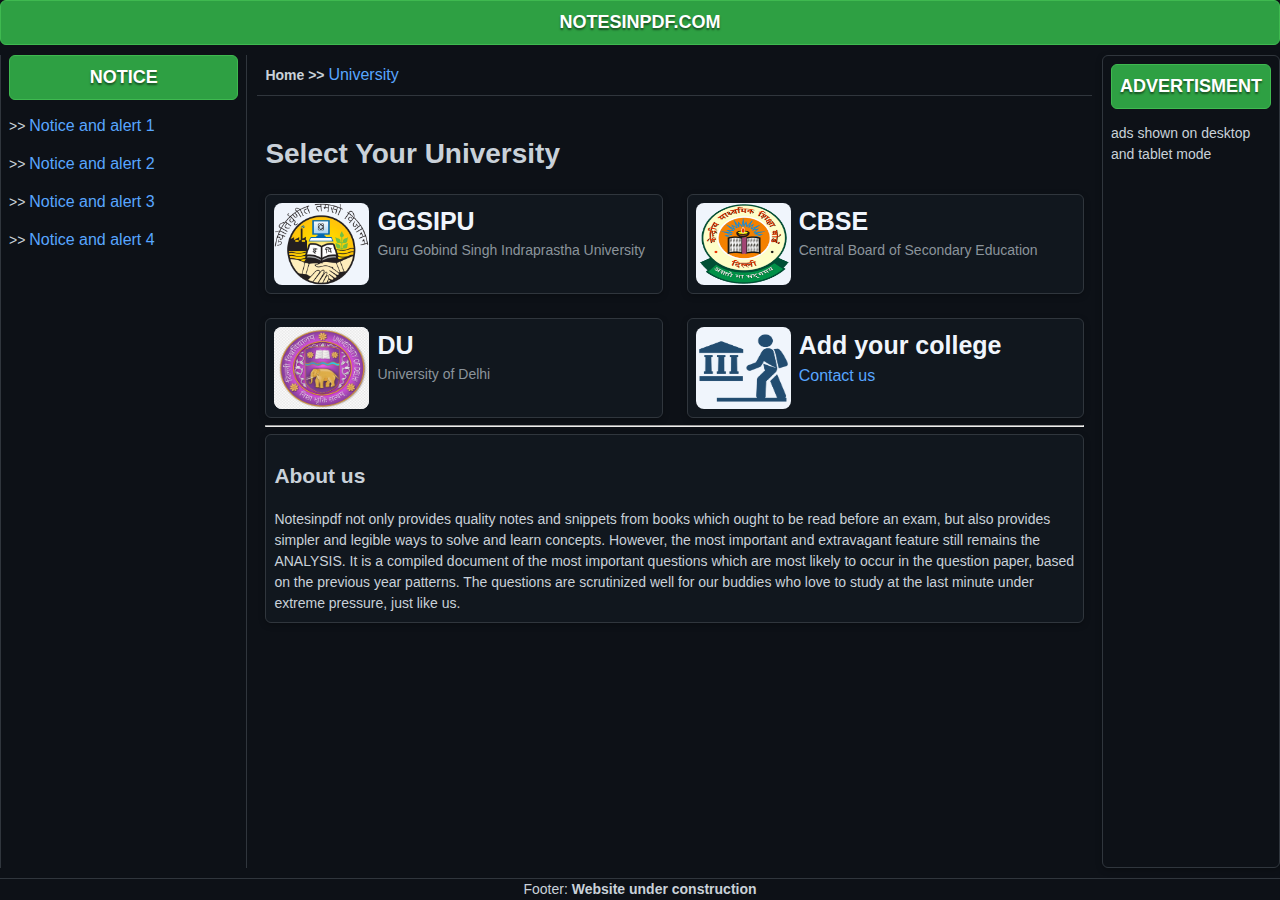
<file: index.html>
<!DOCTYPE html>
<html lang="en">

<head>
    <meta charset="UTF-8">
    <meta name="viewport" content="width=device-width, initial-scale=1.0">
    <title>Grid layout</title>
    <link rel="stylesheet" href="./assets/css/style.css">
</head>

<body>
    <div class="main-container">
        <!-- header-->
        <div class="header">

            <h1 class="title">notesinpdf.com</h1>
        </div>
        <!-- path -->
        <div class="path">
            <b>Home >></b>
            <span class="link">University</span>

        </div>
        <!-- main -->
        <div class="main">
            <h1>Select Your University</h1>
            <div class="item-container">
                <div class="item border">
                    <div class="clg-logo"><img src="./assets/img/ggsipu_logo.png" alt="ggsipu" height="100%" width="100%"></div>
                    <a href="/clg.html">
                        <div class="clg-name">GGSIPU</div>
                        <div class="clg-description">Guru Gobind Singh Indraprastha University

                        </div>
                    </a>
                </div>
                <div class="item border">
                    <div class="clg-logo"><img src="./assets/img/cbse_logo.png" alt="cbse" height="100%" width="100%"></div>
                    <a href="/clg.html">
                        <div class="clg-name">CBSE</div>
                        <div class="clg-description">Central Board of Secondary Education

                        </div>
                    </a>
                </div>
                <div class="item border">
                    <div class="clg-logo"><img src="./assets/img/du_logo.png" alt="du" height="100%" width="100%"></div>
                    <a href="/clg.html">
                        <div class="clg-name">DU</div>
                        <div class="clg-description">University of Delhi

                        </div>
                    </a>
                </div>
                <div class="item border">
                    <div class="clg-logo"><img src="./assets/img/add_clg.png" alt="add" height="100%" width="100%"></div>
                    <a href="/clg.html">
                        <div class="clg-name">Add your college</div>

                        <div class="link">Contact us</div>

                    </a>
                </div>
            </div>
            <hr>
            <!-- <a class="btn" href="#">Button</a>
            <br><br>
            <a class="btn btn-primary" href="#">Primary</a> -->
            <div class="border item-bg">
                <h2>About us</h2>
                Notesinpdf not only provides quality notes and snippets from books which ought to be read before an exam, but also provides simpler and legible ways to solve and learn concepts. However, the most important and extravagant feature still remains the ANALYSIS.
                It is a compiled document of the most important questions which are most likely to occur in the question paper, based on the previous year patterns. The questions are scrutinized well for our buddies who love to study at the last minute
                under extreme pressure, just like us.
            </div>
        </div>
        <!-- sidebar -->
        <div class="sidebar">
            <h1 class="title">Notice</h1>
            <p>>> <a href="#" class="link">Notice and alert 1</a></p>
            <p>>> <a href="#" class="link">Notice and alert 2</a></p>
            <p>>> <a href="#" class="link">Notice and alert 3</a></p>
            <p>>> <a href="#" class="link">Notice and alert 4</a></p>

        </div>
        <!-- advertisment -->
        <div class="ads border">
            <h1 class="title">Advertisment</h1>
            <p>ads shown on desktop and tablet mode</p>
        </div>
        <!-- footer -->
        <div class="footer">
            <center> Footer: <b>Website under construction</b></center>
        </div>
    </div>
</body>

</html>
</file>
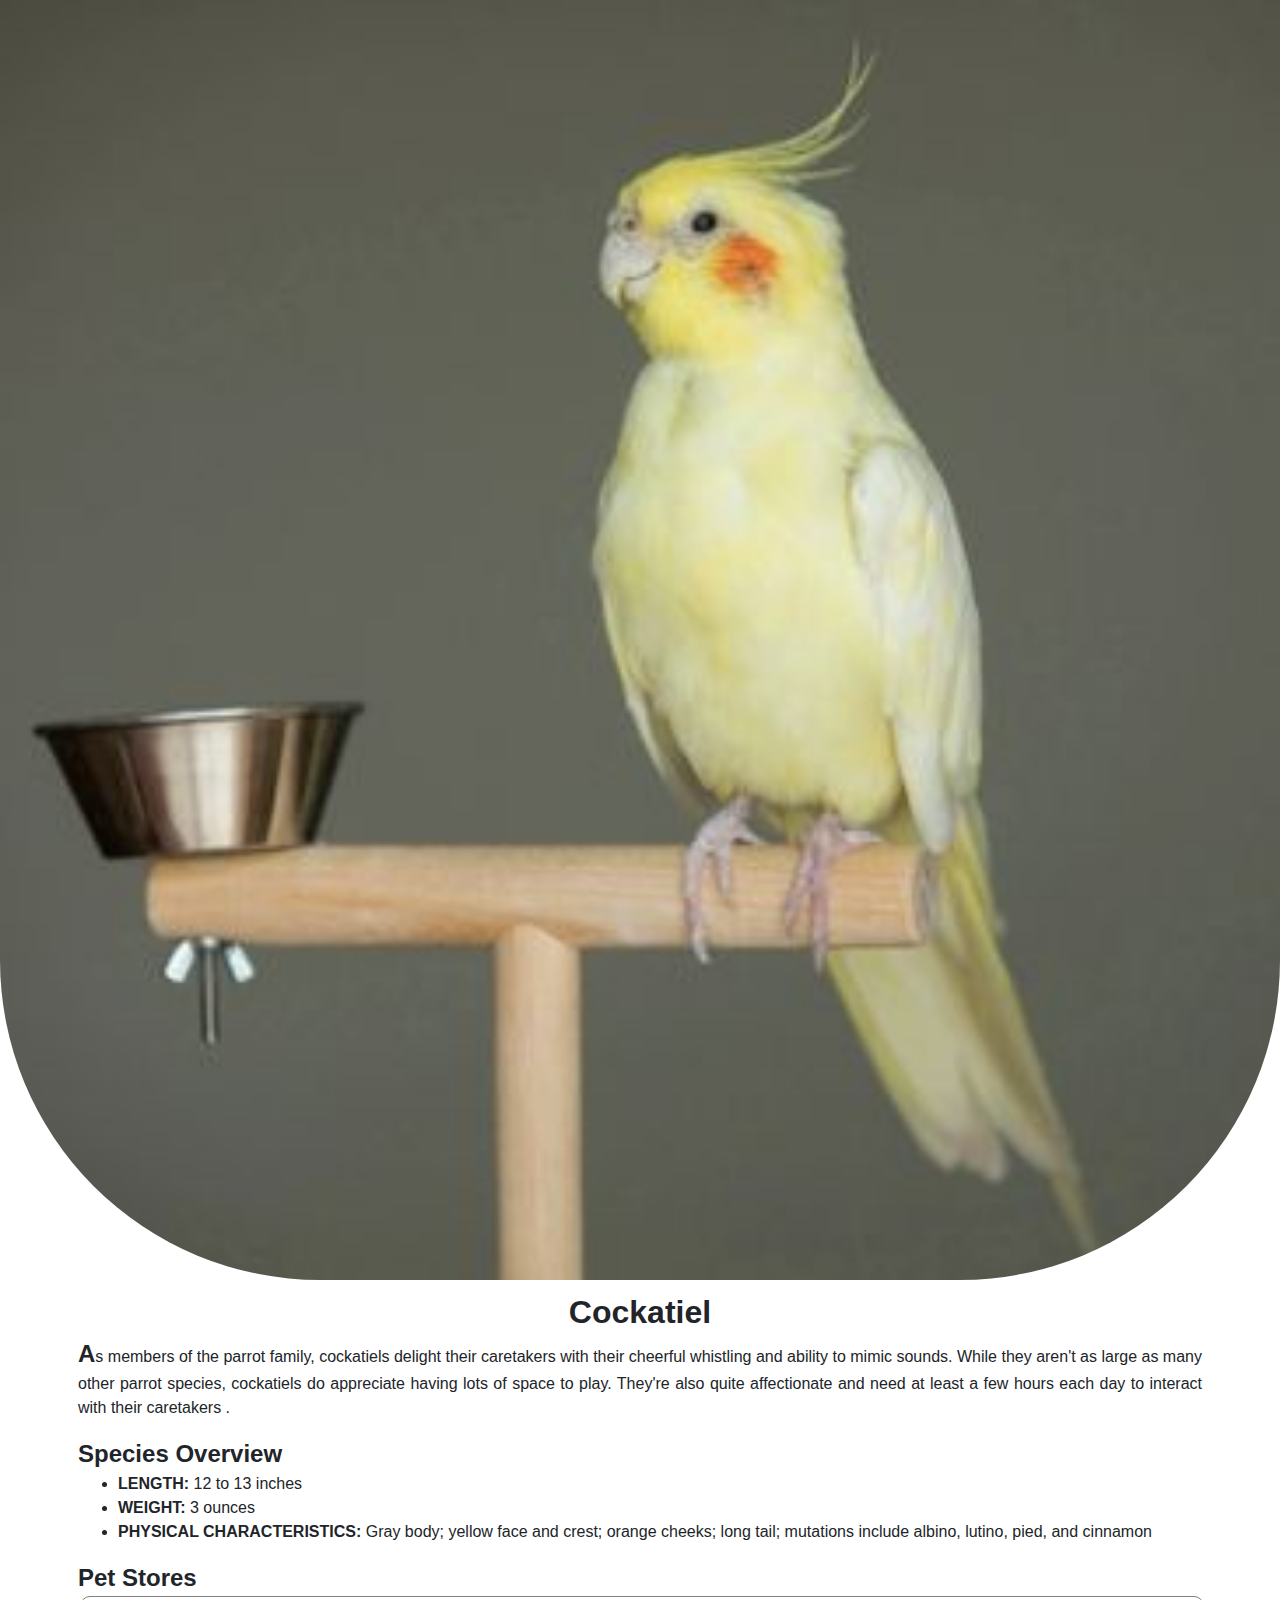
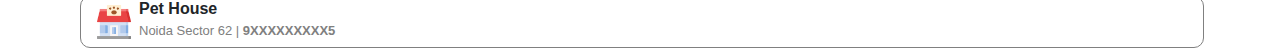
<file: bird1.html>
<!DOCTYPE html>
<html lang="en">
<head>

    <meta charset="UTF-8">
    <meta http-equiv="X-UA-Compatible" content="IE=edge">
    <meta name="viewport" content="width=device-width, initial-scale=1.0">

    <link rel="stylesheet" href="https://stackpath.bootstrapcdn.com/bootstrap/4.3.1/css/bootstrap.min.css" integrity="sha384-ggOyR0iXCbMQv3Xipma34MD+dH/1fQ784/j6cY/iJTQUOhcWr7x9JvoRxT2MZw1T" crossorigin="anonymous">

    <title>skyeWeb</title>
  <style>
    .container{
      padding: 8px;
    }
    .pad{
      padding: 8px;
    }
    .img-banner{
      width: 100%;
      border-radius: 0 0 25% 25%;
    }
    .heading{
      font-size: xx-large;
      font-weight: bold;
      text-align: center;
    }
    .description{
      /* padding: 8px; */
    }
    .w1{
      font-size: x-large;
      font-weight: bold;
    }
    .description{
      text-align: justify;
    }
    .overview{
      /* padding: 8px; */
    }
    .subheading{
      font-size: x-large;
      font-weight: bold;
    }
    .icon{
      height: 50px;
      width: 50px;
      padding: 8px;
      margin-left: 8px;
    }
    .row{
      display: flex;
      flex-direction: row;
     
    }
    .column{
      margin: 0;
      display: flex;
      flex-direction: column;
    }
    .item-card{
      margin-left: 2px;
     
     width: 100%;
      border: 1px solid grey;
      border-radius: 10px;
    }
    .s-name{
      font-size: medium;
      font-weight: bold;
    }
    .s-location{
      font-size: small;
      color: grey;
    }
    .suppliers{
      justify-content: center;
    }
  </style>
</head>
<body>
  <!--*refrence https://expomx.in/*-->

  <img src="./bird/Cockatiel.jpg" alt="Cockatiel" class="img-banner"> 

  <div class="container">
    <div class="heading">
      Cockatiel
    </div>
  
    <div class="description">
      <p><span class="w1">A</span>s members of the parrot family, cockatiels delight their caretakers with their cheerful whistling and ability to mimic sounds. While they aren't as large as many other parrot species, cockatiels do appreciate having lots of space to play. They're also quite affectionate and need at least a few hours each day to interact with their caretakers .</p>
    </div>
  <div class="overview">
    <div class="subheading">
      Species Overview
    </div>
    <ul>
      <li>
        <b>LENGTH: </b> 12 to 13 inches
      </li>
      <li><b>WEIGHT: </b>3 ounces</li>
      <li><b>PHYSICAL CHARACTERISTICS: </b>Gray body; yellow face and crest; orange cheeks; long tail; mutations include albino, lutino, pied, and cinnamon</li>
    </ul>
  </div>
  
  <div class="supplier">
    <div class="subheading">Pet Stores</div>
    <div class="item-card row">
      <img src="./bird/store.png" alt="" class="icon">
      <div class="column">
        <div class="s-name">Pet House</div>
      <div class="s-location">Noida Sector 62 | <b>9XXXXXXXXX5</b>
      </div>
      </div>
    </div>
  </div>
  </div>

    <script src="https://code.jquery.com/jquery-3.3.1.slim.min.js" integrity="sha384-q8i/X+965DzO0rT7abK41JStQIAqVgRVzpbzo5smXKp4YfRvH+8abtTE1Pi6jizo" crossorigin="anonymous"></script>
    <script src="https://cdnjs.cloudflare.com/ajax/libs/popper.js/1.14.7/umd/popper.min.js" integrity="sha384-UO2eT0CpHqdSJQ6hJty5KVphtPhzWj9WO1clHTMGa3JDZwrnQq4sF86dIHNDz0W1" crossorigin="anonymous"></script>
    <script src="https://stackpath.bootstrapcdn.com/bootstrap/4.3.1/js/bootstrap.min.js" integrity="sha384-JjSmVgyd0p3pXB1rRibZUAYoIIy6OrQ6VrjIEaFf/nJGzIxFDsf4x0xIM+B07jRM" crossorigin="anonymous"></script>
</body>
</html>
</file>
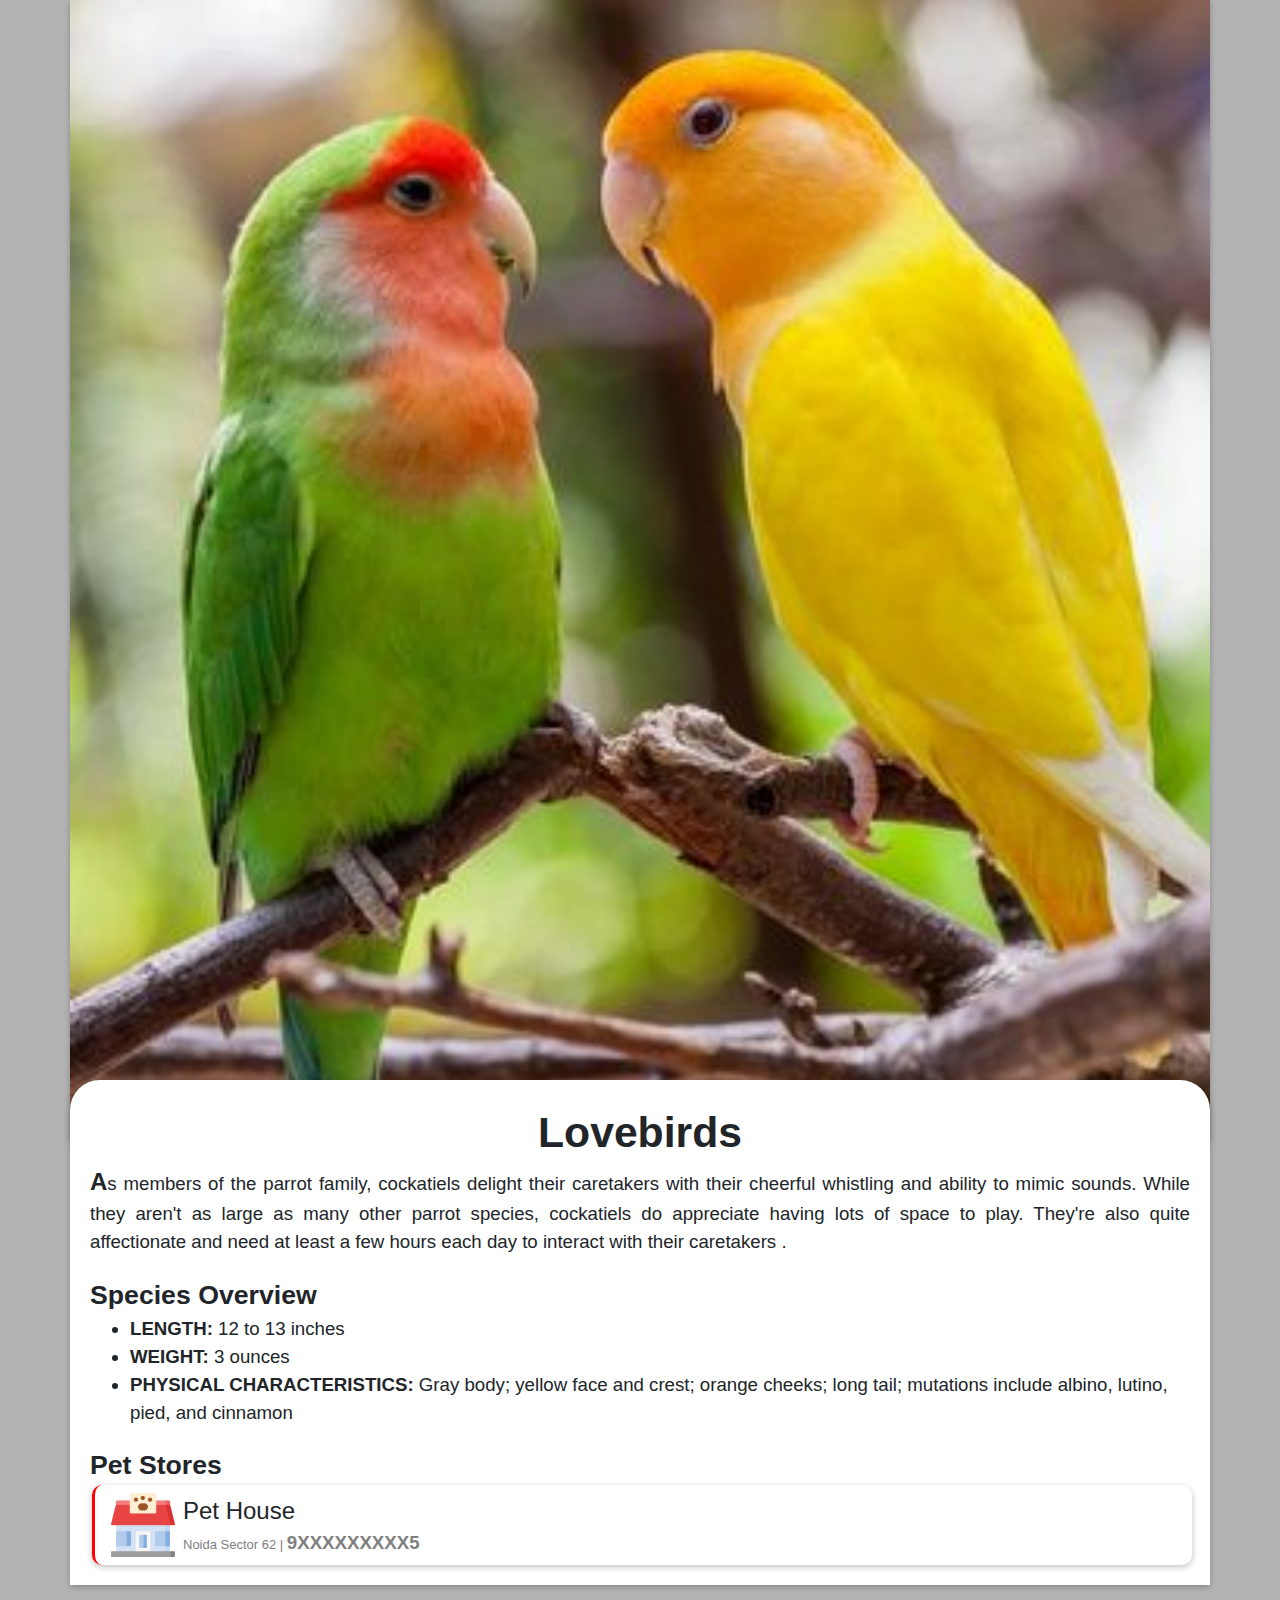
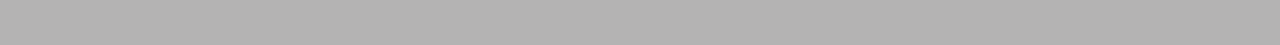
<file: bird2.html>
<!DOCTYPE html>
<html lang="en">
<head>

    <meta charset="UTF-8">
    <meta http-equiv="X-UA-Compatible" content="IE=edge">
    <meta name="viewport" content="width=device-width, initial-scale=1.0">

    <link rel="stylesheet" href="https://stackpath.bootstrapcdn.com/bootstrap/4.3.1/css/bootstrap.min.css" integrity="sha384-ggOyR0iXCbMQv3Xipma34MD+dH/1fQ784/j6cY/iJTQUOhcWr7x9JvoRxT2MZw1T" crossorigin="anonymous">

    <title>skyeWeb</title>
  <link rel="stylesheet" href="style.css">
</head>
<body>
  <!--*refrence https://expomx.in/*-->

  <img src="./bird/Lovebirds.jpg" alt="Cockatiel" class="img-banner"> 

  <div class="container">
    <div class="heading">
      Lovebirds
    </div>
  
    <div class="description">
      <p><span class="w1">A</span>s members of the parrot family, cockatiels delight their caretakers with their cheerful whistling and ability to mimic sounds. While they aren't as large as many other parrot species, cockatiels do appreciate having lots of space to play. They're also quite affectionate and need at least a few hours each day to interact with their caretakers .</p>
    </div>
  <div class="overview">
    <div class="subheading">
      Species Overview
    </div>
    <ul>
      <li>
        <b>LENGTH: </b> 12 to 13 inches
      </li>
      <li><b>WEIGHT: </b>3 ounces</li>
      <li><b>PHYSICAL CHARACTERISTICS: </b>Gray body; yellow face and crest; orange cheeks; long tail; mutations include albino, lutino, pied, and cinnamon</li>
    </ul>
  </div>
  
  <div class="supplier">
    <div class="subheading">Pet Stores</div>
    <div class="item-card row">
      <img src="./bird/store.png" alt="" class="icon">
      <div class="column">
        <div class="s-name">Pet House</div>
      <div class="s-location">Noida Sector 62 | <b>9XXXXXXXXX5</b>
      </div>
      </div>
    </div>
  </div>
  </div>

    <script src="https://code.jquery.com/jquery-3.3.1.slim.min.js" integrity="sha384-q8i/X+965DzO0rT7abK41JStQIAqVgRVzpbzo5smXKp4YfRvH+8abtTE1Pi6jizo" crossorigin="anonymous"></script>
    <script src="https://cdnjs.cloudflare.com/ajax/libs/popper.js/1.14.7/umd/popper.min.js" integrity="sha384-UO2eT0CpHqdSJQ6hJty5KVphtPhzWj9WO1clHTMGa3JDZwrnQq4sF86dIHNDz0W1" crossorigin="anonymous"></script>
    <script src="https://stackpath.bootstrapcdn.com/bootstrap/4.3.1/js/bootstrap.min.js" integrity="sha384-JjSmVgyd0p3pXB1rRibZUAYoIIy6OrQ6VrjIEaFf/nJGzIxFDsf4x0xIM+B07jRM" crossorigin="anonymous"></script>
</body>
</html>
</file>
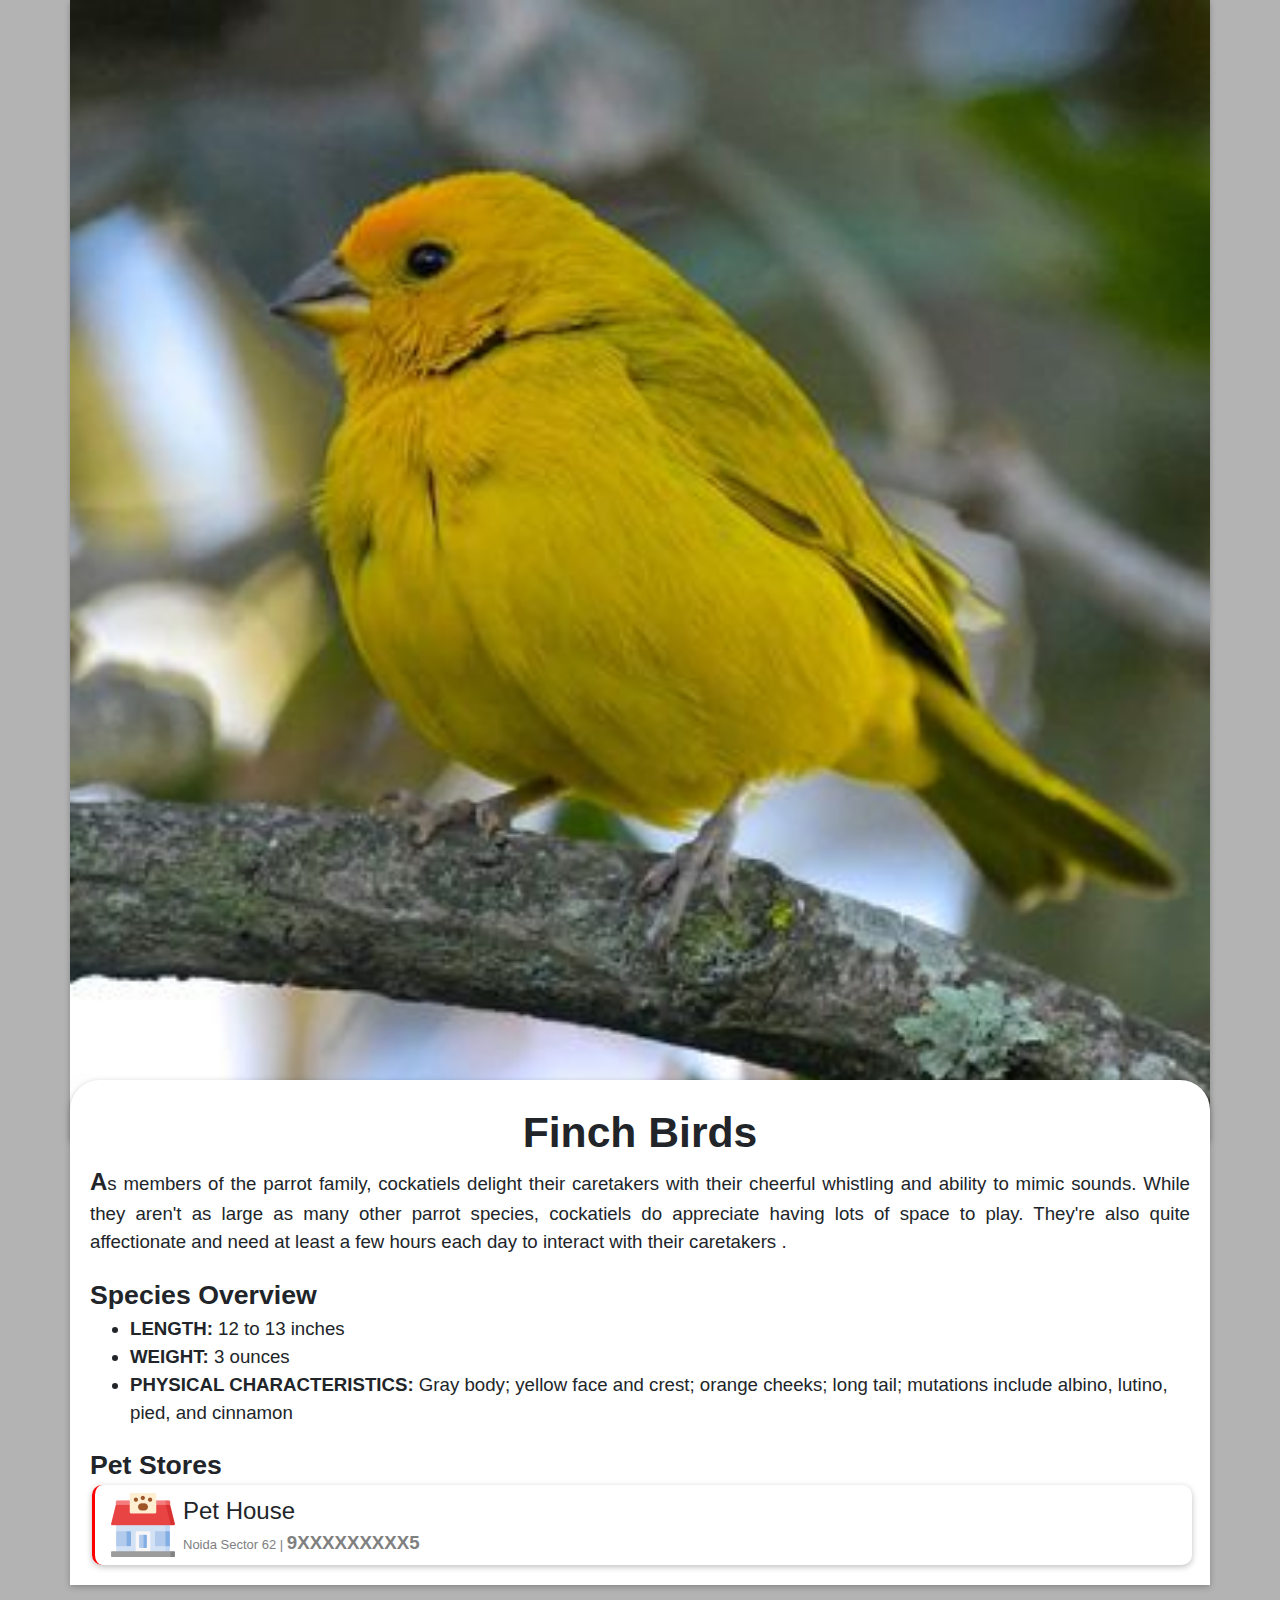
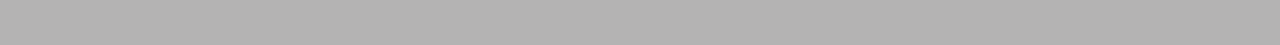
<file: bird3.html>
<!DOCTYPE html>
<html lang="en">
<head>

    <meta charset="UTF-8">
    <meta http-equiv="X-UA-Compatible" content="IE=edge">
    <meta name="viewport" content="width=device-width, initial-scale=1.0">

    <link rel="stylesheet" href="https://stackpath.bootstrapcdn.com/bootstrap/4.3.1/css/bootstrap.min.css" integrity="sha384-ggOyR0iXCbMQv3Xipma34MD+dH/1fQ784/j6cY/iJTQUOhcWr7x9JvoRxT2MZw1T" crossorigin="anonymous">

    <title>skyeWeb</title>
  <link rel="stylesheet" href="style.css">
</head>
<body>
  <!--*refrence https://expomx.in/*-->

  <img src="./bird/Finch Birds.jpg" alt="Cockatiel" class="img-banner"> 

  <div class="container">
    <div class="heading">
      Finch Birds
    </div>
  
    <div class="description">
      <p><span class="w1">A</span>s members of the parrot family, cockatiels delight their caretakers with their cheerful whistling and ability to mimic sounds. While they aren't as large as many other parrot species, cockatiels do appreciate having lots of space to play. They're also quite affectionate and need at least a few hours each day to interact with their caretakers .</p>
    </div>
  <div class="overview">
    <div class="subheading">
      Species Overview
    </div>
    <ul>
      <li>
        <b>LENGTH: </b> 12 to 13 inches
      </li>
      <li><b>WEIGHT: </b>3 ounces</li>
      <li><b>PHYSICAL CHARACTERISTICS: </b>Gray body; yellow face and crest; orange cheeks; long tail; mutations include albino, lutino, pied, and cinnamon</li>
    </ul>
  </div>
  
  <div class="supplier">
    <div class="subheading">Pet Stores</div>
    <div class="item-card row">
      <img src="./bird/store.png" alt="" class="icon">
      <div class="column">
        <div class="s-name">Pet House</div>
      <div class="s-location">Noida Sector 62 | <b>9XXXXXXXXX5</b>
      </div>
      </div>
    </div>
  </div>
  </div>

    <script src="https://code.jquery.com/jquery-3.3.1.slim.min.js" integrity="sha384-q8i/X+965DzO0rT7abK41JStQIAqVgRVzpbzo5smXKp4YfRvH+8abtTE1Pi6jizo" crossorigin="anonymous"></script>
    <script src="https://cdnjs.cloudflare.com/ajax/libs/popper.js/1.14.7/umd/popper.min.js" integrity="sha384-UO2eT0CpHqdSJQ6hJty5KVphtPhzWj9WO1clHTMGa3JDZwrnQq4sF86dIHNDz0W1" crossorigin="anonymous"></script>
    <script src="https://stackpath.bootstrapcdn.com/bootstrap/4.3.1/js/bootstrap.min.js" integrity="sha384-JjSmVgyd0p3pXB1rRibZUAYoIIy6OrQ6VrjIEaFf/nJGzIxFDsf4x0xIM+B07jRM" crossorigin="anonymous"></script>
</body>
</html>
</file>
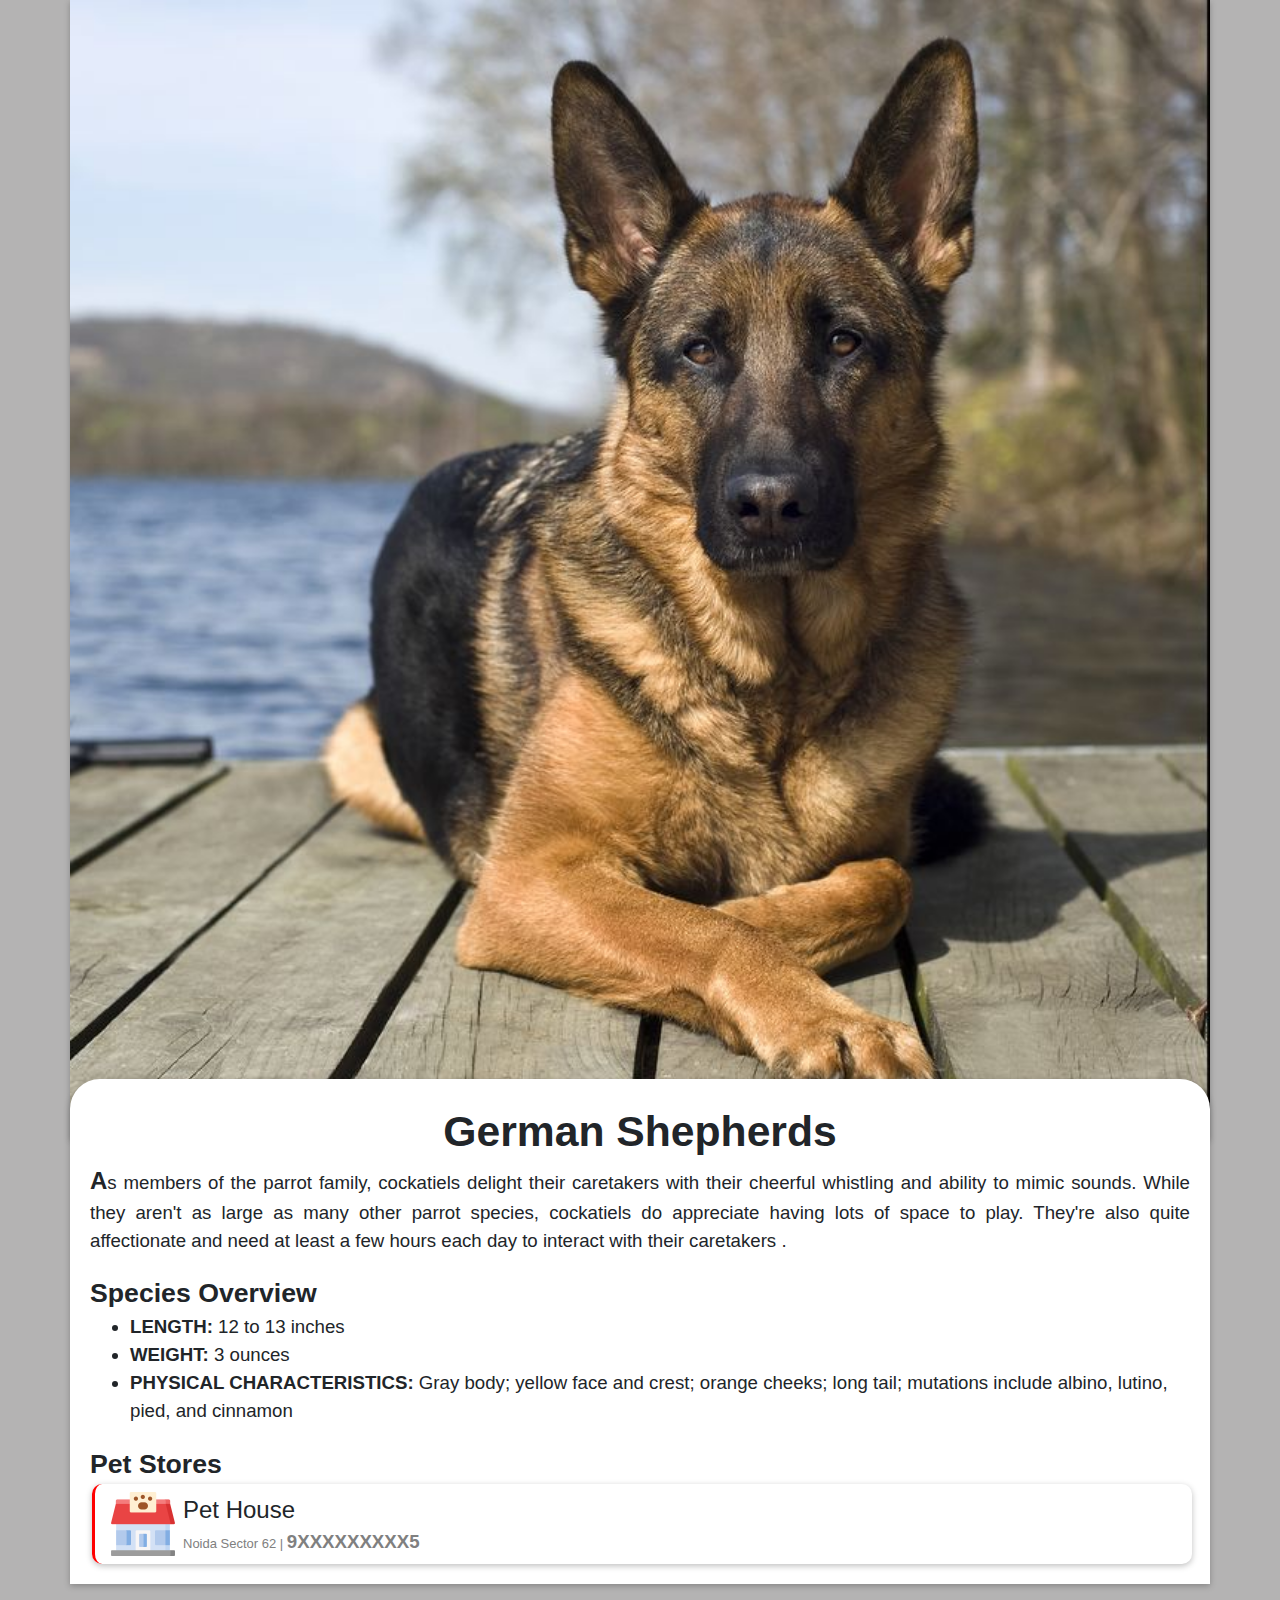
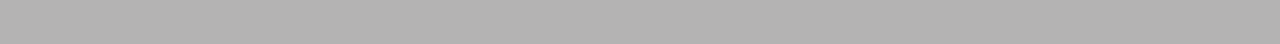
<file: dog2.html>
<!DOCTYPE html>
<html lang="en">
<head>

    <meta charset="UTF-8">
    <meta http-equiv="X-UA-Compatible" content="IE=edge">
    <meta name="viewport" content="width=device-width, initial-scale=1.0">

    <link rel="stylesheet" href="https://stackpath.bootstrapcdn.com/bootstrap/4.3.1/css/bootstrap.min.css" integrity="sha384-ggOyR0iXCbMQv3Xipma34MD+dH/1fQ784/j6cY/iJTQUOhcWr7x9JvoRxT2MZw1T" crossorigin="anonymous">

    <title>skyeWeb</title>
  <link rel="stylesheet" href="style.css">
</head>
<body>
  <!--*refrence https://expomx.in/*-->

  <img src="./dog/germanShepherds.jpg" alt="Cockatiel" class="img-banner"> 

  <div class="container">
    <div class="heading">
      German Shepherds
    </div>
  
    <div class="description">
      <p><span class="w1">A</span>s members of the parrot family, cockatiels delight their caretakers with their cheerful whistling and ability to mimic sounds. While they aren't as large as many other parrot species, cockatiels do appreciate having lots of space to play. They're also quite affectionate and need at least a few hours each day to interact with their caretakers .</p>
    </div>
  <div class="overview">
    <div class="subheading">
      Species Overview
    </div>
    <ul>
      <li>
        <b>LENGTH: </b> 12 to 13 inches
      </li>
      <li><b>WEIGHT: </b>3 ounces</li>
      <li><b>PHYSICAL CHARACTERISTICS: </b>Gray body; yellow face and crest; orange cheeks; long tail; mutations include albino, lutino, pied, and cinnamon</li>
    </ul>
  </div>
  
  <div class="supplier">
    <div class="subheading">Pet Stores</div>
    <div class="item-card row">
      <img src="./bird/store.png" alt="" class="icon">
      <div class="column">
        <div class="s-name">Pet House</div>
      <div class="s-location">Noida Sector 62 | <b>9XXXXXXXXX5</b>
      </div>
      </div>
    </div>
  </div>
  </div>

    <script src="https://code.jquery.com/jquery-3.3.1.slim.min.js" integrity="sha384-q8i/X+965DzO0rT7abK41JStQIAqVgRVzpbzo5smXKp4YfRvH+8abtTE1Pi6jizo" crossorigin="anonymous"></script>
    <script src="https://cdnjs.cloudflare.com/ajax/libs/popper.js/1.14.7/umd/popper.min.js" integrity="sha384-UO2eT0CpHqdSJQ6hJty5KVphtPhzWj9WO1clHTMGa3JDZwrnQq4sF86dIHNDz0W1" crossorigin="anonymous"></script>
    <script src="https://stackpath.bootstrapcdn.com/bootstrap/4.3.1/js/bootstrap.min.js" integrity="sha384-JjSmVgyd0p3pXB1rRibZUAYoIIy6OrQ6VrjIEaFf/nJGzIxFDsf4x0xIM+B07jRM" crossorigin="anonymous"></script>
</body>
</html>
</file>
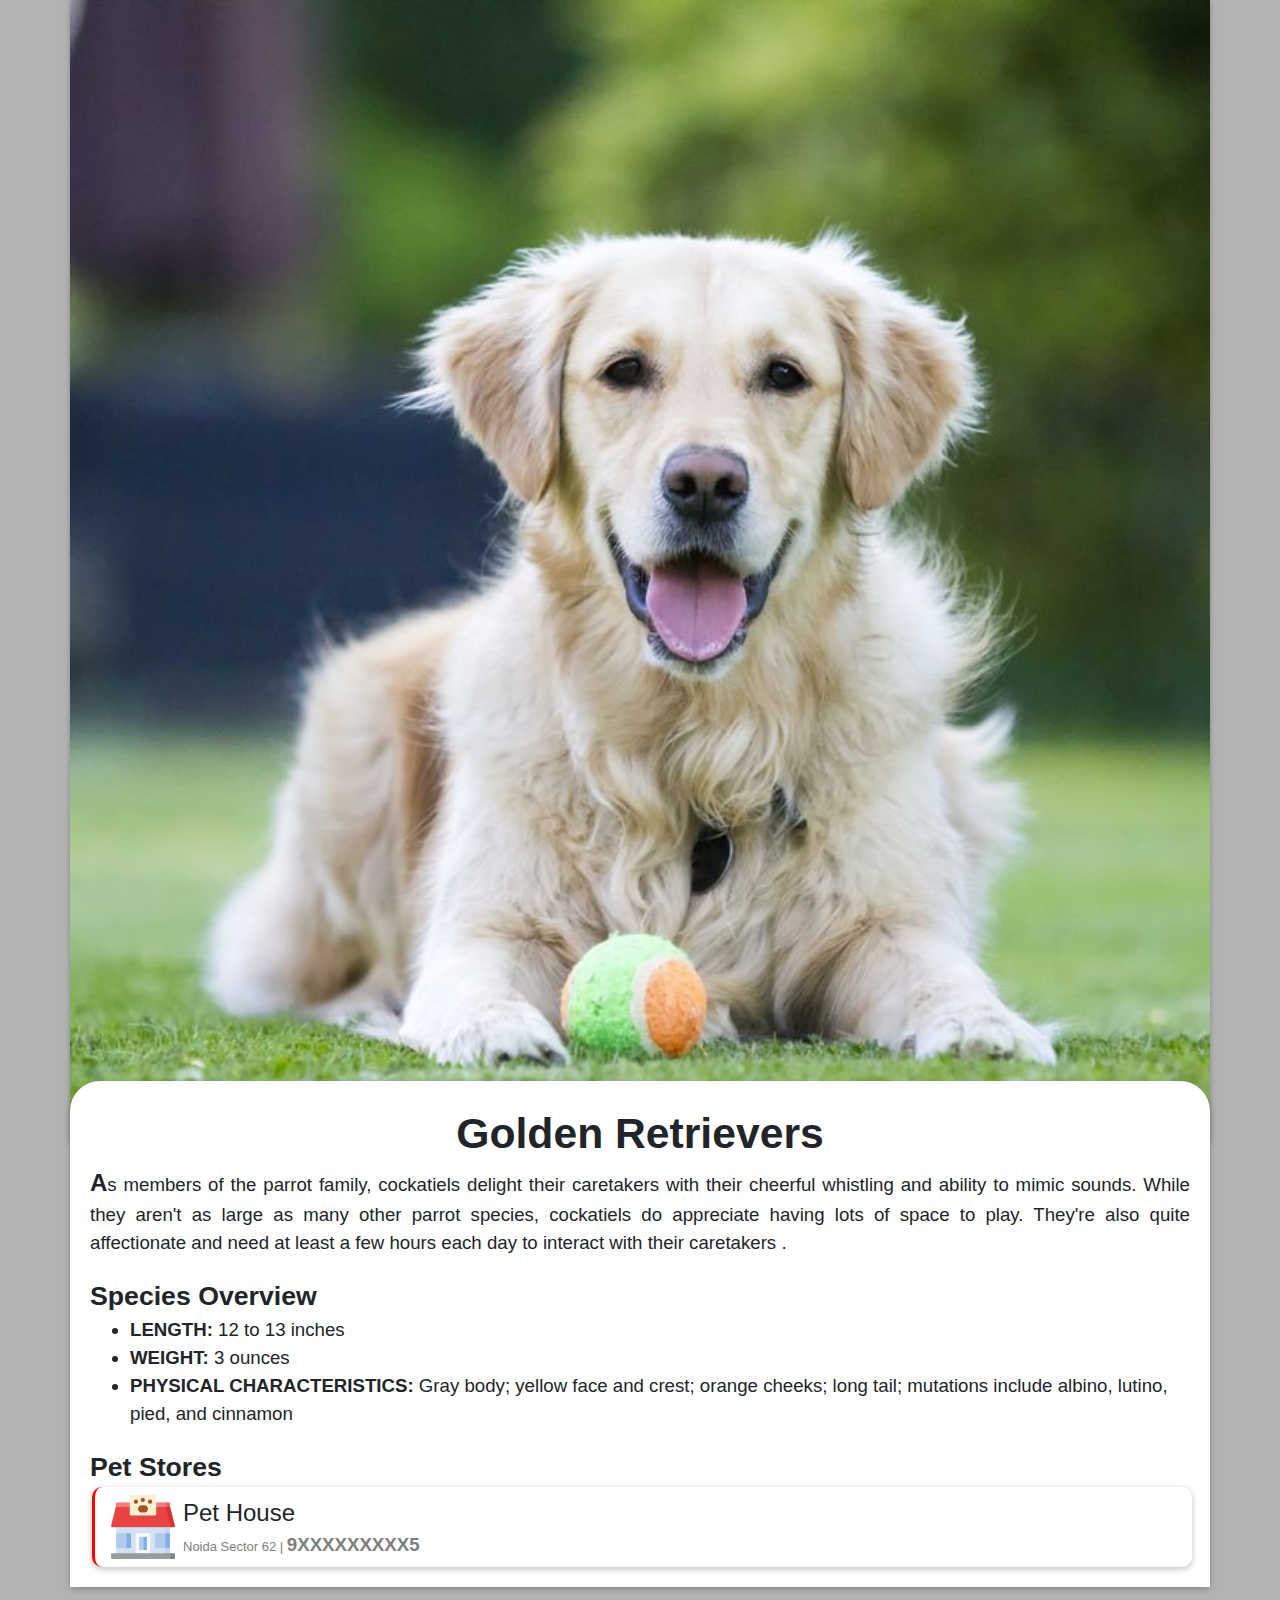
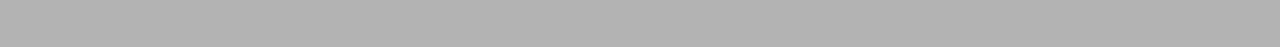
<file: dog3.html>
<!DOCTYPE html>
<html lang="en">
<head>

    <meta charset="UTF-8">
    <meta http-equiv="X-UA-Compatible" content="IE=edge">
    <meta name="viewport" content="width=device-width, initial-scale=1.0">

    <link rel="stylesheet" href="https://stackpath.bootstrapcdn.com/bootstrap/4.3.1/css/bootstrap.min.css" integrity="sha384-ggOyR0iXCbMQv3Xipma34MD+dH/1fQ784/j6cY/iJTQUOhcWr7x9JvoRxT2MZw1T" crossorigin="anonymous">

    <title>skyeWeb</title>
  <link rel="stylesheet" href="style.css">
</head>
<body>
  <!--*refrence https://expomx.in/*-->

  <img src="./dog/goldenRetrievers.jpg" alt="Cockatiel" class="img-banner"> 

  <div class="container">
    <div class="heading">
      Golden Retrievers
    </div>
  
    <div class="description">
      <p><span class="w1">A</span>s members of the parrot family, cockatiels delight their caretakers with their cheerful whistling and ability to mimic sounds. While they aren't as large as many other parrot species, cockatiels do appreciate having lots of space to play. They're also quite affectionate and need at least a few hours each day to interact with their caretakers .</p>
    </div>
  <div class="overview">
    <div class="subheading">
      Species Overview
    </div>
    <ul>
      <li>
        <b>LENGTH: </b> 12 to 13 inches
      </li>
      <li><b>WEIGHT: </b>3 ounces</li>
      <li><b>PHYSICAL CHARACTERISTICS: </b>Gray body; yellow face and crest; orange cheeks; long tail; mutations include albino, lutino, pied, and cinnamon</li>
    </ul>
  </div>
  
  <div class="supplier">
    <div class="subheading">Pet Stores</div>
    <div class="item-card row">
      <img src="./bird/store.png" alt="" class="icon">
      <div class="column">
        <div class="s-name">Pet House</div>
      <div class="s-location">Noida Sector 62 | <b>9XXXXXXXXX5</b>
      </div>
      </div>
    </div>
  </div>
  </div>

    <script src="https://code.jquery.com/jquery-3.3.1.slim.min.js" integrity="sha384-q8i/X+965DzO0rT7abK41JStQIAqVgRVzpbzo5smXKp4YfRvH+8abtTE1Pi6jizo" crossorigin="anonymous"></script>
    <script src="https://cdnjs.cloudflare.com/ajax/libs/popper.js/1.14.7/umd/popper.min.js" integrity="sha384-UO2eT0CpHqdSJQ6hJty5KVphtPhzWj9WO1clHTMGa3JDZwrnQq4sF86dIHNDz0W1" crossorigin="anonymous"></script>
    <script src="https://stackpath.bootstrapcdn.com/bootstrap/4.3.1/js/bootstrap.min.js" integrity="sha384-JjSmVgyd0p3pXB1rRibZUAYoIIy6OrQ6VrjIEaFf/nJGzIxFDsf4x0xIM+B07jRM" crossorigin="anonymous"></script>
</body>
</html>
</file>
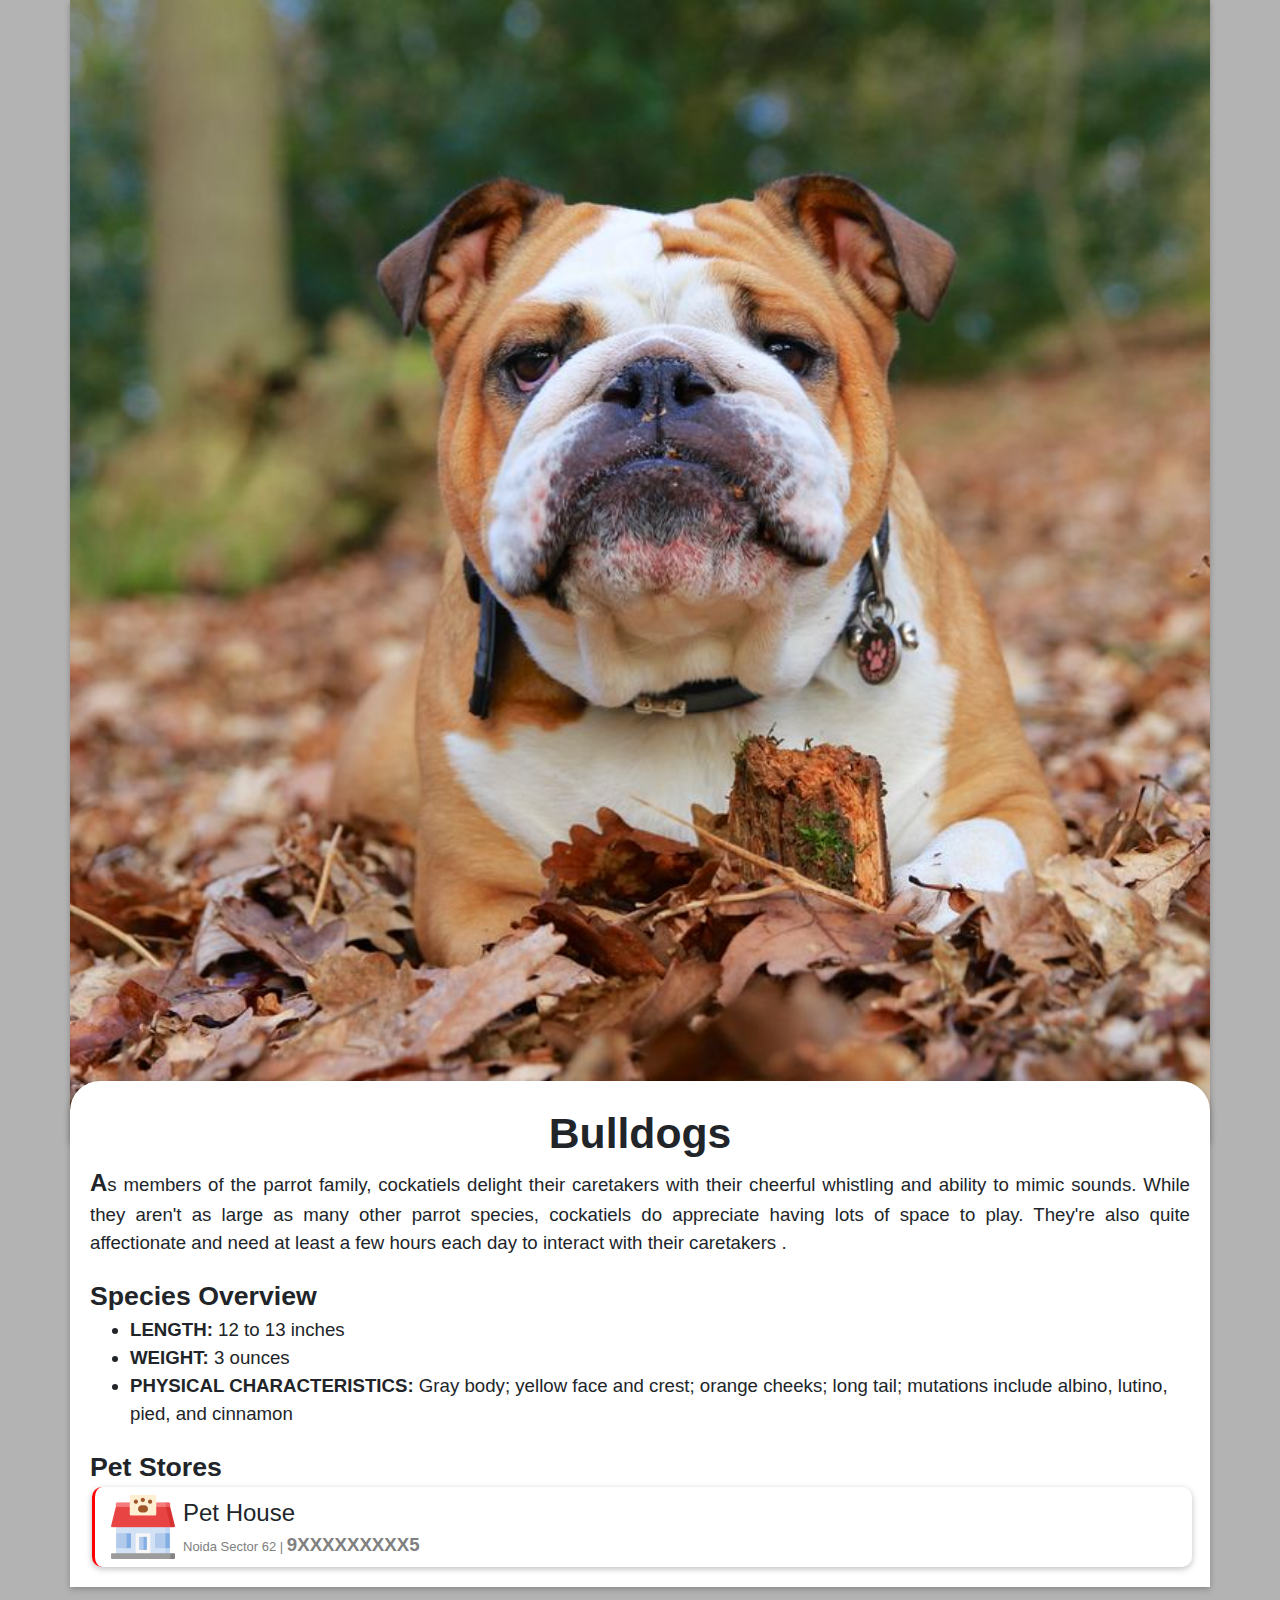
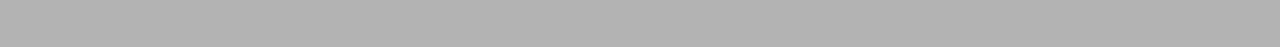
<file: dog5.html>
<!DOCTYPE html>
<html lang="en">
<head>

    <meta charset="UTF-8">
    <meta http-equiv="X-UA-Compatible" content="IE=edge">
    <meta name="viewport" content="width=device-width, initial-scale=1.0">

    <link rel="stylesheet" href="https://stackpath.bootstrapcdn.com/bootstrap/4.3.1/css/bootstrap.min.css" integrity="sha384-ggOyR0iXCbMQv3Xipma34MD+dH/1fQ784/j6cY/iJTQUOhcWr7x9JvoRxT2MZw1T" crossorigin="anonymous">

    <title>skyeWeb</title>
  <link rel="stylesheet" href="style.css">
</head>
<body>
  <!--*refrence https://expomx.in/*-->

  <img src="./dog/bulldogs.jpg" alt="Cockatiel" class="img-banner"> 

  <div class="container">
    <div class="heading">
      Bulldogs
    </div>
  
    <div class="description">
      <p><span class="w1">A</span>s members of the parrot family, cockatiels delight their caretakers with their cheerful whistling and ability to mimic sounds. While they aren't as large as many other parrot species, cockatiels do appreciate having lots of space to play. They're also quite affectionate and need at least a few hours each day to interact with their caretakers .</p>
    </div>
  <div class="overview">
    <div class="subheading">
      Species Overview
    </div>
    <ul>
      <li>
        <b>LENGTH: </b> 12 to 13 inches
      </li>
      <li><b>WEIGHT: </b>3 ounces</li>
      <li><b>PHYSICAL CHARACTERISTICS: </b>Gray body; yellow face and crest; orange cheeks; long tail; mutations include albino, lutino, pied, and cinnamon</li>
    </ul>
  </div>
  
  <div class="supplier">
    <div class="subheading">Pet Stores</div>
    <div class="item-card row">
      <img src="./bird/store.png" alt="" class="icon">
      <div class="column">
        <div class="s-name">Pet House</div>
      <div class="s-location">Noida Sector 62 | <b>9XXXXXXXXX5</b>
      </div>
      </div>
    </div>
  </div>
  </div>

    <script src="https://code.jquery.com/jquery-3.3.1.slim.min.js" integrity="sha384-q8i/X+965DzO0rT7abK41JStQIAqVgRVzpbzo5smXKp4YfRvH+8abtTE1Pi6jizo" crossorigin="anonymous"></script>
    <script src="https://cdnjs.cloudflare.com/ajax/libs/popper.js/1.14.7/umd/popper.min.js" integrity="sha384-UO2eT0CpHqdSJQ6hJty5KVphtPhzWj9WO1clHTMGa3JDZwrnQq4sF86dIHNDz0W1" crossorigin="anonymous"></script>
    <script src="https://stackpath.bootstrapcdn.com/bootstrap/4.3.1/js/bootstrap.min.js" integrity="sha384-JjSmVgyd0p3pXB1rRibZUAYoIIy6OrQ6VrjIEaFf/nJGzIxFDsf4x0xIM+B07jRM" crossorigin="anonymous"></script>
</body>
</html>
</file>
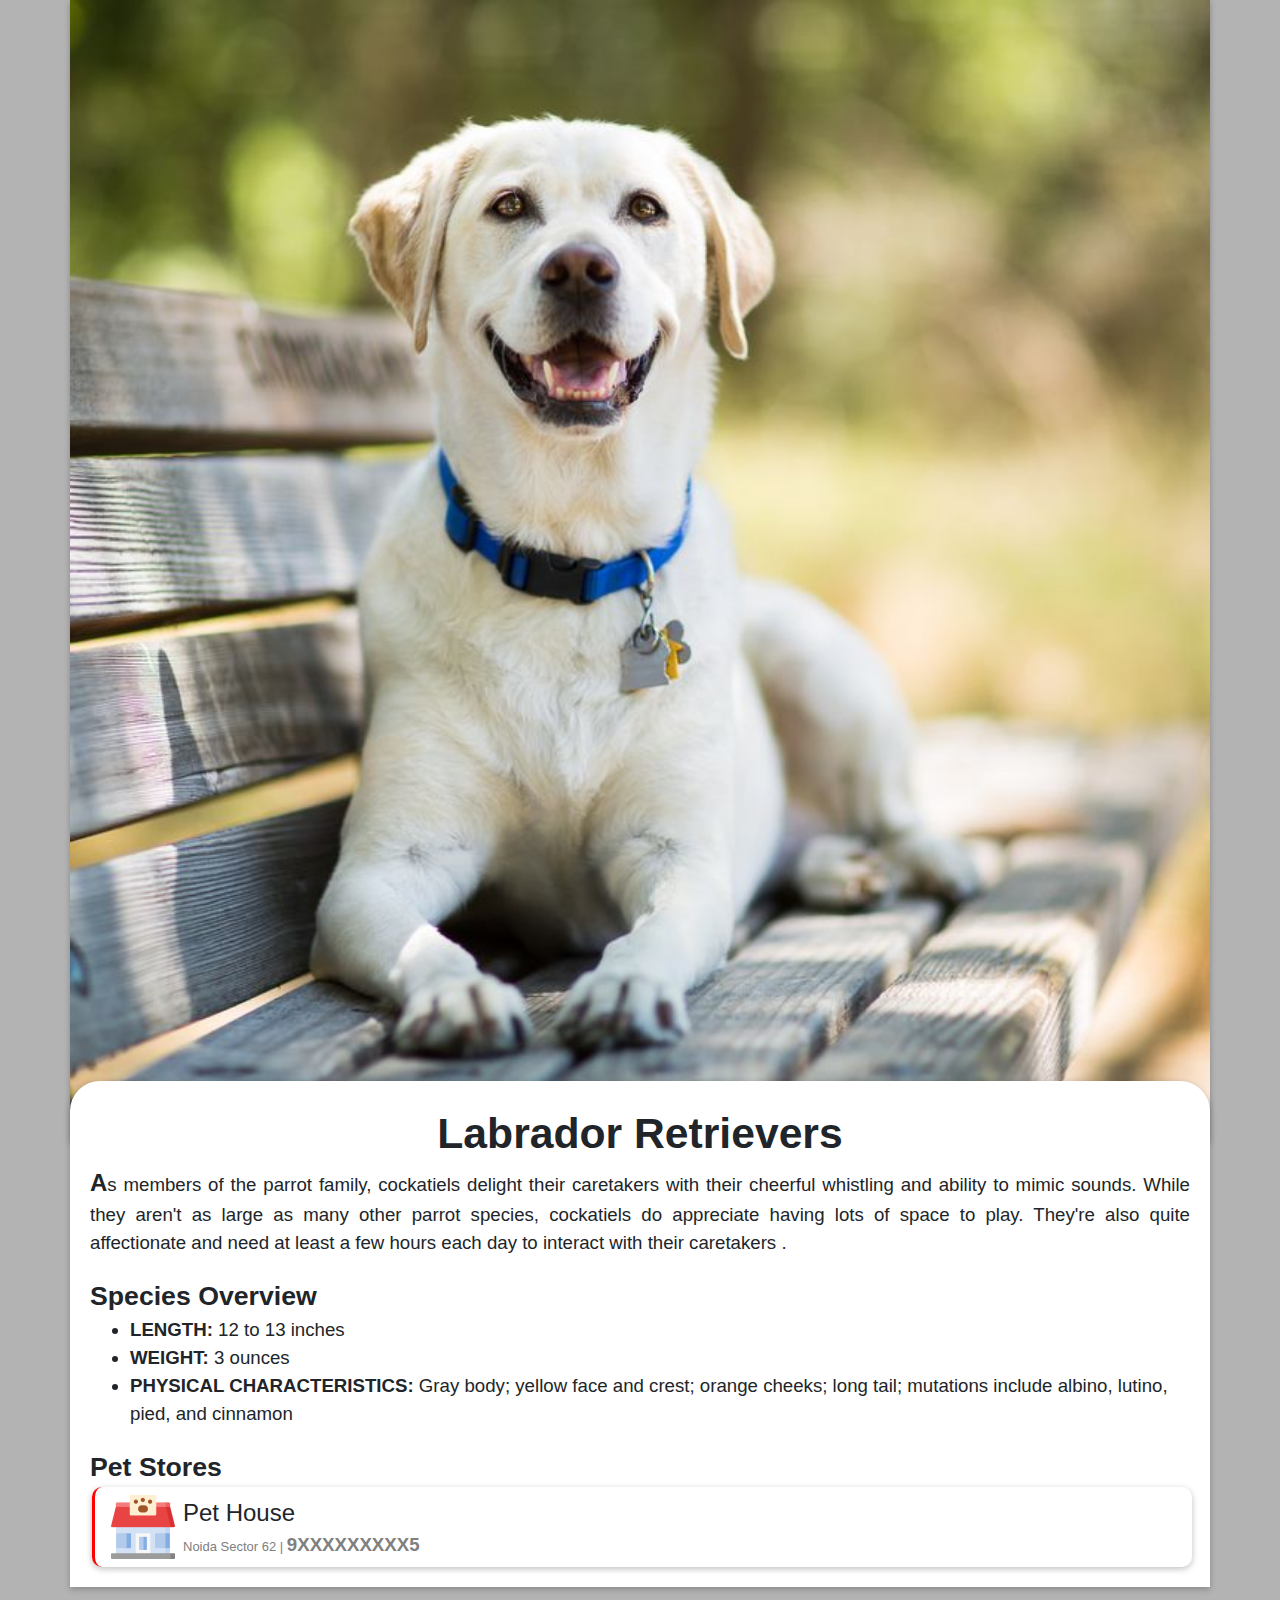
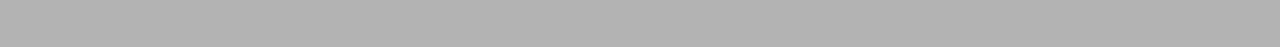
<file: dog/dog1.html>
<!-- https://www.goodhousekeeping.com/life/pets/news/g3291/best-dog-breeds/ -->
<!DOCTYPE html>
<html lang="en">
<head>

    <meta charset="UTF-8">
    <meta http-equiv="X-UA-Compatible" content="IE=edge">
    <meta name="viewport" content="width=device-width, initial-scale=1.0">

    <link rel="stylesheet" href="https://stackpath.bootstrapcdn.com/bootstrap/4.3.1/css/bootstrap.min.css" integrity="sha384-ggOyR0iXCbMQv3Xipma34MD+dH/1fQ784/j6cY/iJTQUOhcWr7x9JvoRxT2MZw1T" crossorigin="anonymous">

    <title>skyeWeb</title>
  <link rel="stylesheet" href="../style.css">
</head>
<body>
  <!--*refrence https://expomx.in/*-->

  <img src="../dog/img/labradorRetrievers.jpg" alt="Cockatiel" class="img-banner"> 

  <div class="container">
    <div class="heading">
      Labrador Retrievers
    </div>
  
    <div class="description">
      <p><span class="w1">A</span>s members of the parrot family, cockatiels delight their caretakers with their cheerful whistling and ability to mimic sounds. While they aren't as large as many other parrot species, cockatiels do appreciate having lots of space to play. They're also quite affectionate and need at least a few hours each day to interact with their caretakers .</p>
    </div>
  <div class="overview">
    <div class="subheading">
      Species Overview
    </div>
    <ul>
      <li>
        <b>LENGTH: </b> 12 to 13 inches
      </li>
      <li><b>WEIGHT: </b>3 ounces</li>
      <li><b>PHYSICAL CHARACTERISTICS: </b>Gray body; yellow face and crest; orange cheeks; long tail; mutations include albino, lutino, pied, and cinnamon</li>
    </ul>
  </div>
  
  <div class="supplier">
    <div class="subheading">Pet Stores</div>
    <div class="item-card row">
      <img src="../bird/store.png" alt="" class="icon">
      <div class="column">
        <div class="s-name">Pet House</div>
      <div class="s-location">Noida Sector 62 | <b>9XXXXXXXXX5</b>
      </div>
      </div>
    </div>
  </div>
  </div>

    <script src="https://code.jquery.com/jquery-3.3.1.slim.min.js" integrity="sha384-q8i/X+965DzO0rT7abK41JStQIAqVgRVzpbzo5smXKp4YfRvH+8abtTE1Pi6jizo" crossorigin="anonymous"></script>
    <script src="https://cdnjs.cloudflare.com/ajax/libs/popper.js/1.14.7/umd/popper.min.js" integrity="sha384-UO2eT0CpHqdSJQ6hJty5KVphtPhzWj9WO1clHTMGa3JDZwrnQq4sF86dIHNDz0W1" crossorigin="anonymous"></script>
    <script src="https://stackpath.bootstrapcdn.com/bootstrap/4.3.1/js/bootstrap.min.js" integrity="sha384-JjSmVgyd0p3pXB1rRibZUAYoIIy6OrQ6VrjIEaFf/nJGzIxFDsf4x0xIM+B07jRM" crossorigin="anonymous"></script>
</body>
</html>
</file>
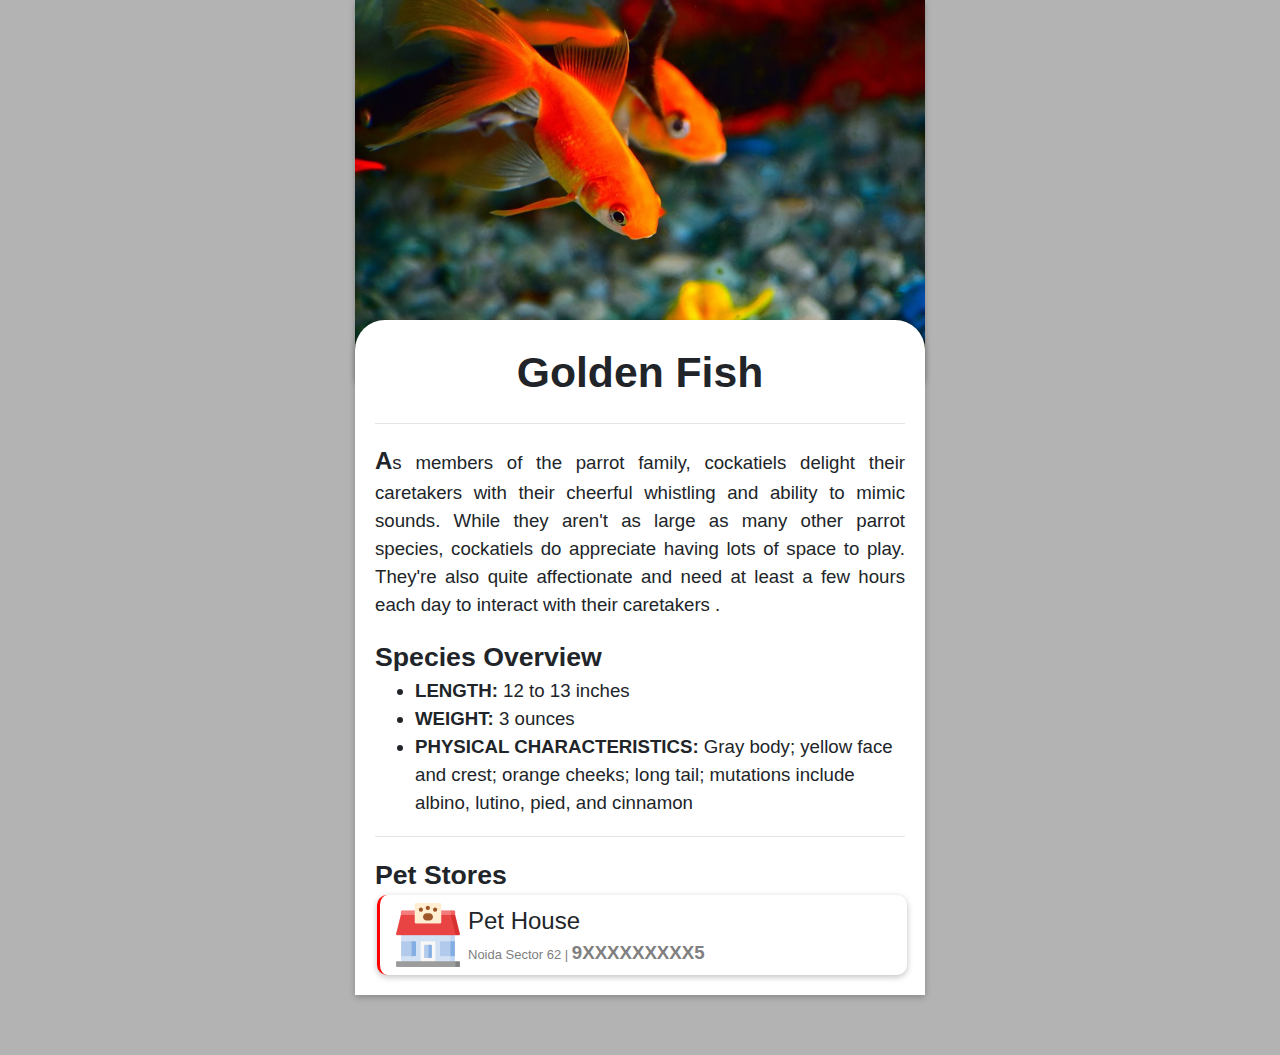
<file: fish/fish1.html>
<!-- https://www.goodhousekeeping.com/life/pets/news/g3291/best-dog-breeds/ -->
<!DOCTYPE html>
<html lang="en">
  <head>
    <meta charset="UTF-8" />
    <meta http-equiv="X-UA-Compatible" content="IE=edge" />
    <meta name="viewport" content="width=device-width, initial-scale=1.0" />

    <link
      rel="stylesheet"
      href="https://stackpath.bootstrapcdn.com/bootstrap/4.3.1/css/bootstrap.min.css"
      integrity="sha384-ggOyR0iXCbMQv3Xipma34MD+dH/1fQ784/j6cY/iJTQUOhcWr7x9JvoRxT2MZw1T"
      crossorigin="anonymous"
    />

    <title>skyeWeb</title>
    <link rel="stylesheet" href="../style.css" />
  </head>
  <body>
    <!--*refrence https://expomx.in/*-->

    <div class="main-body">

        <img src="../fish/img/goldenfish.jpg" alt="Cockatiel" class="img-banner" />
    
    <div class="container">
      <div class="heading">Golden Fish</div>
      <hr>
      <div class="description">
        <p>
          <span class="w1">A</span>s members of the parrot family, cockatiels
          delight their caretakers with their cheerful whistling and ability to
          mimic sounds. While they aren't as large as many other parrot species,
          cockatiels do appreciate having lots of space to play. They're also
          quite affectionate and need at least a few hours each day to interact
          with their caretakers .
        </p>
      </div>
      <div class="overview">
        <div class="subheading">Species Overview</div>
        <ul>
          <li><b>LENGTH: </b> 12 to 13 inches</li>
          <li><b>WEIGHT: </b>3 ounces</li>
          <li>
            <b>PHYSICAL CHARACTERISTICS: </b>Gray body; yellow face and crest;
            orange cheeks; long tail; mutations include albino, lutino, pied,
            and cinnamon
          </li>
        </ul>
      </div>
      <hr>
      <div class="supplier">
        <div class="subheading">Pet Stores</div>
        <div class="item-card row">
          <img src="../bird/store.png" alt="" class="icon" />
          <div class="column">
            <div class="s-name">Pet House</div>
            <div class="s-location">Noida Sector 62 | <b>9XXXXXXXXX5</b></div>
          </div>
        </div>
      </div>
    </div>

    </div>

    <script
      src="https://code.jquery.com/jquery-3.3.1.slim.min.js"
      integrity="sha384-q8i/X+965DzO0rT7abK41JStQIAqVgRVzpbzo5smXKp4YfRvH+8abtTE1Pi6jizo"
      crossorigin="anonymous"
    ></script>
    <script
      src="https://cdnjs.cloudflare.com/ajax/libs/popper.js/1.14.7/umd/popper.min.js"
      integrity="sha384-UO2eT0CpHqdSJQ6hJty5KVphtPhzWj9WO1clHTMGa3JDZwrnQq4sF86dIHNDz0W1"
      crossorigin="anonymous"
    ></script>
    <script
      src="https://stackpath.bootstrapcdn.com/bootstrap/4.3.1/js/bootstrap.min.js"
      integrity="sha384-JjSmVgyd0p3pXB1rRibZUAYoIIy6OrQ6VrjIEaFf/nJGzIxFDsf4x0xIM+B07jRM"
      crossorigin="anonymous"
    ></script>
  </body>
</html>
</file>
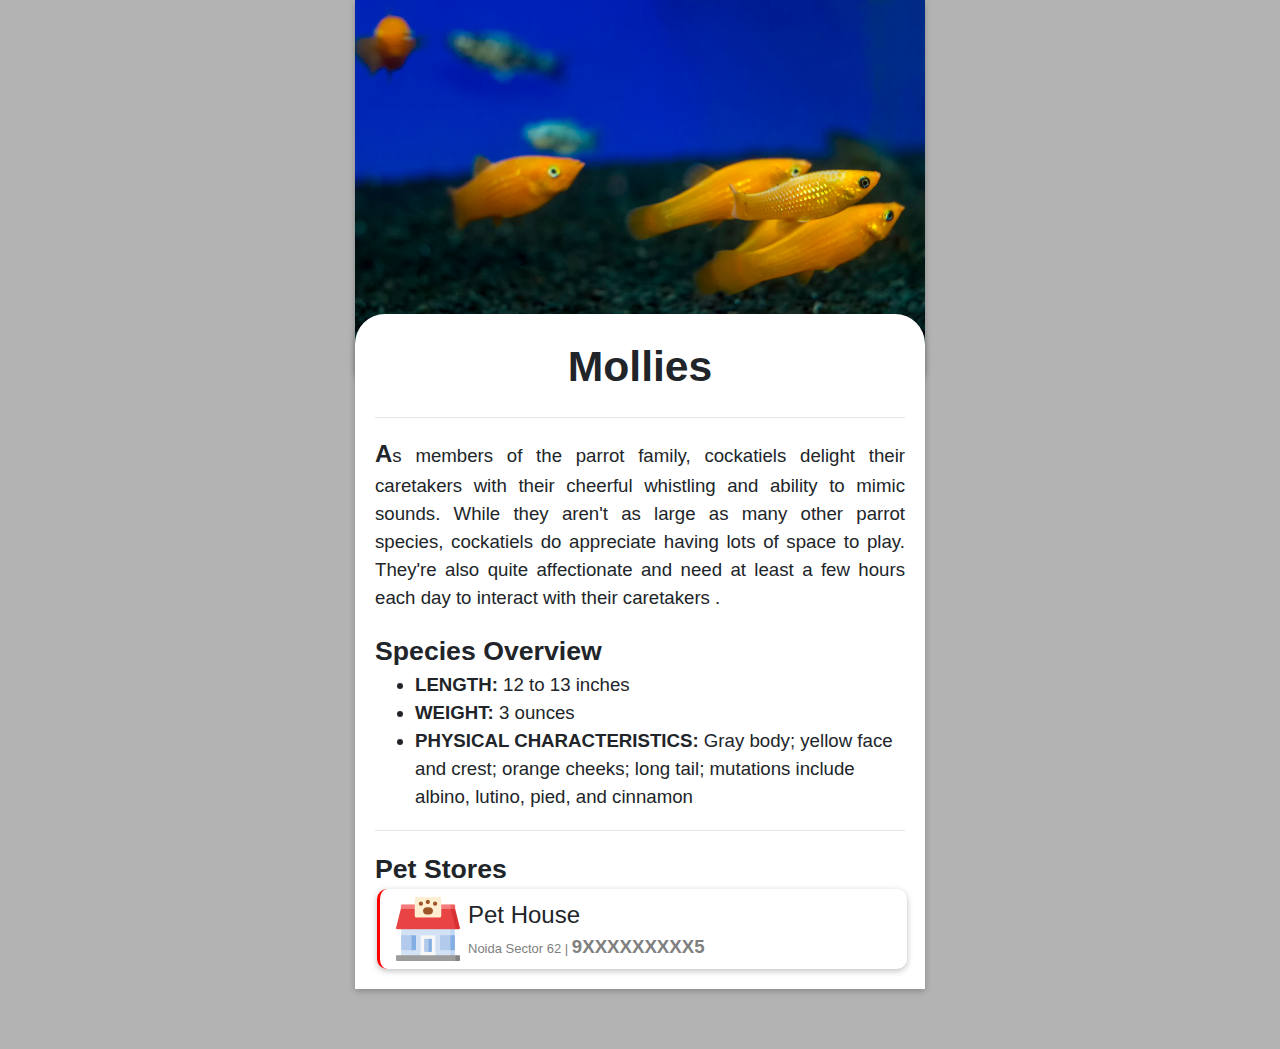
<file: fish/fish2.html>
<!-- https://www.goodhousekeeping.com/life/pets/news/g3291/best-dog-breeds/ -->
<!DOCTYPE html>
<html lang="en">
  <head>
    <meta charset="UTF-8" />
    <meta http-equiv="X-UA-Compatible" content="IE=edge" />
    <meta name="viewport" content="width=device-width, initial-scale=1.0" />

    <link
      rel="stylesheet"
      href="https://stackpath.bootstrapcdn.com/bootstrap/4.3.1/css/bootstrap.min.css"
      integrity="sha384-ggOyR0iXCbMQv3Xipma34MD+dH/1fQ784/j6cY/iJTQUOhcWr7x9JvoRxT2MZw1T"
      crossorigin="anonymous"
    />

    <title>skyeWeb</title>
    <link rel="stylesheet" href="../style.css" />
  </head>
  <body>
    <!--*refrence https://expomx.in/*-->

    <div class="main-body">

        <img src="../fish/img/mollies.jpg" alt="Cockatiel" class="img-banner" />
    
    <div class="container">
      <div class="heading">Mollies</div>
      <hr>
      <div class="description">
        <p>
          <span class="w1">A</span>s members of the parrot family, cockatiels
          delight their caretakers with their cheerful whistling and ability to
          mimic sounds. While they aren't as large as many other parrot species,
          cockatiels do appreciate having lots of space to play. They're also
          quite affectionate and need at least a few hours each day to interact
          with their caretakers .
        </p>
      </div>
      <div class="overview">
        <div class="subheading">Species Overview</div>
        <ul>
          <li><b>LENGTH: </b> 12 to 13 inches</li>
          <li><b>WEIGHT: </b>3 ounces</li>
          <li>
            <b>PHYSICAL CHARACTERISTICS: </b>Gray body; yellow face and crest;
            orange cheeks; long tail; mutations include albino, lutino, pied,
            and cinnamon
          </li>
        </ul>
      </div>
      <hr>
      <div class="supplier">
        <div class="subheading">Pet Stores</div>
        <div class="item-card row">
          <img src="../bird/store.png" alt="" class="icon" />
          <div class="column">
            <div class="s-name">Pet House</div>
            <div class="s-location">Noida Sector 62 | <b>9XXXXXXXXX5</b></div>
          </div>
        </div>
      </div>
    </div>

    </div>

    <script
      src="https://code.jquery.com/jquery-3.3.1.slim.min.js"
      integrity="sha384-q8i/X+965DzO0rT7abK41JStQIAqVgRVzpbzo5smXKp4YfRvH+8abtTE1Pi6jizo"
      crossorigin="anonymous"
    ></script>
    <script
      src="https://cdnjs.cloudflare.com/ajax/libs/popper.js/1.14.7/umd/popper.min.js"
      integrity="sha384-UO2eT0CpHqdSJQ6hJty5KVphtPhzWj9WO1clHTMGa3JDZwrnQq4sF86dIHNDz0W1"
      crossorigin="anonymous"
    ></script>
    <script
      src="https://stackpath.bootstrapcdn.com/bootstrap/4.3.1/js/bootstrap.min.js"
      integrity="sha384-JjSmVgyd0p3pXB1rRibZUAYoIIy6OrQ6VrjIEaFf/nJGzIxFDsf4x0xIM+B07jRM"
      crossorigin="anonymous"
    ></script>
  </body>
</html>
</file>
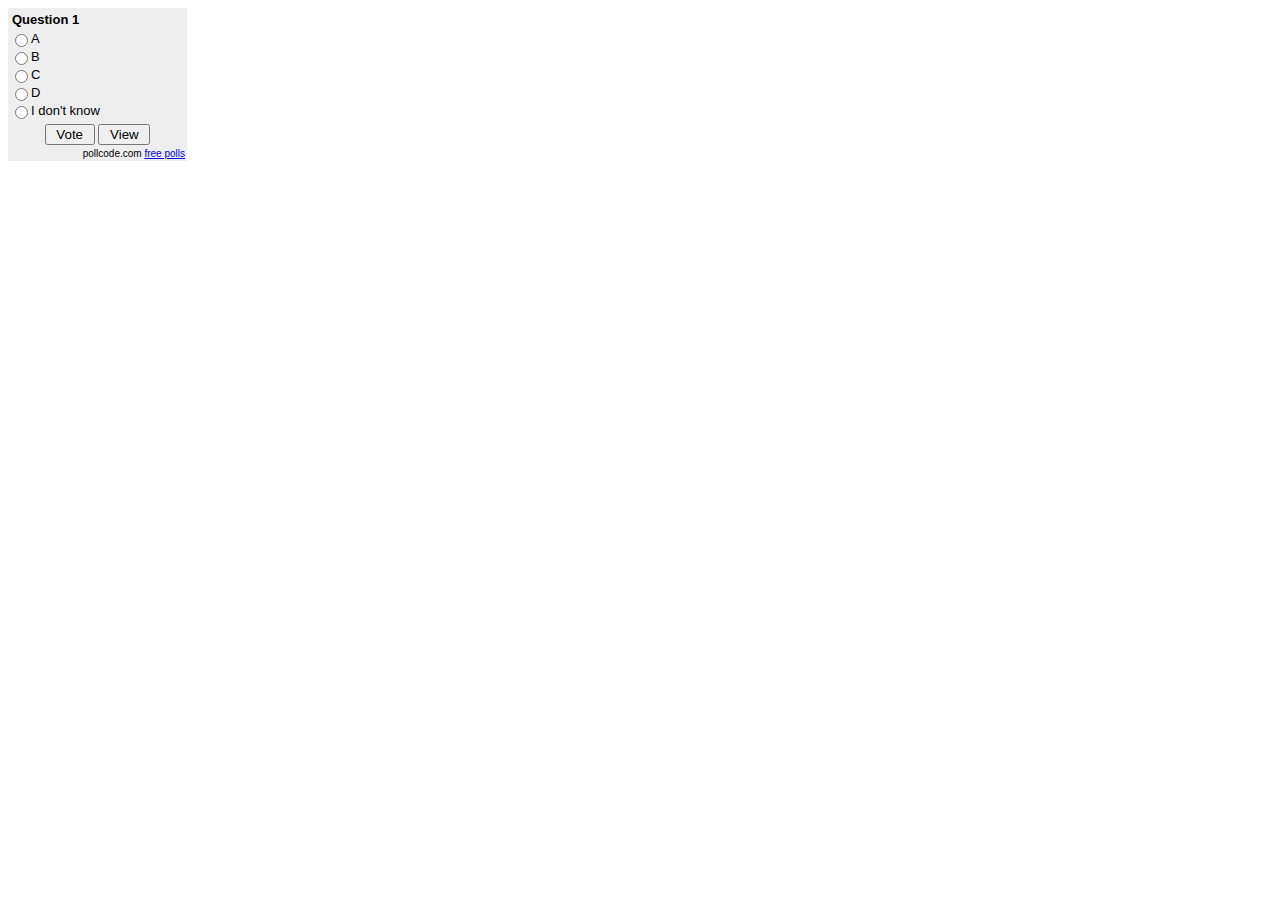
<file: store/poll_cg.html>
<!DOCTYPE html>
<html lang="en">
  <head>
    <meta charset="UTF-8" />
    <meta http-equiv="X-UA-Compatible" content="IE=edge" />
    <meta name="viewport" content="width=device-width, initial-scale=1.0" />
    <title>Document</title>
  </head>
  <body>
    <form method="post" action="https://poll.pollcode.com/59884978">
      <div
        style="
          background-color: #eeeeee;
          padding: 2px;
          width: 175px;
          font-family: Arial;
          font-size: small;
          color: #000000;
        "
      >
        <div style="padding: 2px 0px 4px 2px"><strong>Question 1</strong></div>
        <input
          type="radio"
          name="answer"
          value="1"
          id="answer598849781"
          style="float: left"
        /><label for="answer598849781" style="float: left; width: 150px"
          >A</label
        >
        <div style="clear: both; height: 2px"></div>
        <input
          type="radio"
          name="answer"
          value="2"
          id="answer598849782"
          style="float: left"
        /><label for="answer598849782" style="float: left; width: 150px"
          >B</label
        >
        <div style="clear: both; height: 2px"></div>
        <input
          type="radio"
          name="answer"
          value="3"
          id="answer598849783"
          style="float: left"
        /><label for="answer598849783" style="float: left; width: 150px"
          >C</label
        >
        <div style="clear: both; height: 2px"></div>
        <input
          type="radio"
          name="answer"
          value="4"
          id="answer598849784"
          style="float: left"
        /><label for="answer598849784" style="float: left; width: 150px"
          >D</label
        >
        <div style="clear: both; height: 2px"></div>
        <input
          type="radio"
          name="answer"
          value="5"
          id="answer598849785"
          style="float: left"
        /><label for="answer598849785" style="float: left; width: 150px"
          >I don't know</label
        >
        <div style="clear: both; height: 2px"></div>
        <div align="center" style="padding: 3px">
          <input type="submit" value=" Vote " />&nbsp;<input
            type="submit"
            name="view"
            value=" View "
          />
        </div>
        <div align="right" style="font-size: 10px">
          pollcode.com <a href="https://pollcode.com/">free polls</a>
        </div>
      </div>
    </form>
  </body>
</html>
</file>
<file: assets/css/style.css>
* {
    box-sizing: border-box;
}

body {
    font-family: "Poppins", sans-serif;
    color: #c9d1d9;
    background-color: #0d1117;
    font-size: 14px;
    line-height: 1.5;
    margin: 0 auto;
}

.border {
    padding: 8px;
    border: 1px solid;
    border-color: var(--btn-br-color);
    border-radius: 6px;
    box-shadow: 0px 2px 6px rgba(0, 0, 0, 0.25);
}

.main-container {
    display: grid;
    height: 100vh;
    grid-template-rows: auto auto 1fr auto auto;
    grid-template-areas: "header" "path" "main" "sidebar" "footer";
    gap: 10px;
}

.header {
    grid-area: header;
}

.path {
    grid-area: path;
    padding: 8px;
    border-bottom: 1px solid;
    border-color: var(--btn-br-color);
}

.main {
    grid-area: main;
    padding: 8px;
}

.sidebar {
    grid-area: sidebar;
}

.ads {
    grid-area: ads;
    display: none;
}

.footer {
    grid-area: footer;
    border-top: 1px solid;
    border-color: var(--btn-br-color);
}

@media(max-width: 720px) {
    .sidebar {
        padding: 8px;
        border: 1px solid;
        border-color: var(--btn-br-color);
        border-radius: 6px;
        box-shadow: 0px 2px 6px rgba(0, 0, 0, 0.25);
    }
}

@media(min-width: 720px) {
    .main-container {
        grid-template-rows: auto auto 1fr auto;
        grid-template-areas: "header header header" "path path sidebar" "main main sidebar" "footer footer footer";
    }
    .sidebar {
        padding-left: 8px;
        padding-right: 8px;
        border-left: 1px solid;
        border-color: var(--btn-br-color);
    }
}

@media(min-width: 1020px) {
    .main-container {
        grid-template-rows: auto auto 1fr auto;
        grid-template-columns: 0.3fr 1fr auto 0.2fr;
        grid-template-areas: "header header header header" "sidebar path path ads" "sidebar main main ads" "footer footer footer footer";
    }
    .ads {
        display: block;
    }
    .sidebar {
        padding-left: 8px;
        padding-right: 8px;
        border-right: 1px solid;
        border-color: var(--btn-br-color);
    }
}

.button {
    width: 150px;
    height: 42px;
    padding-top: 8px;
    background: #f3f0f1;
    border-radius: 24px;
    text-align: center;
    cursor: pointer;
    transition: all 0.1s ease-in-out;
}

.button:nth-child(1) {
    box-shadow: -6px -6px 10px rgba(255, 255, 255, 0.8), 6px 6px 10px rgba(0, 0, 0, 0.2);
    color: #6f6cde;
}

.button:hover {
    opacity: 0.3;
    box-shadow: -6px -6px 10px rgba(255, 255, 255, 0.8), 6px 6px 10px rgba(0, 0, 0, 0.2);
}

.button:active {
    opacity: 1;
    box-shadow: inset -4px -4px 8px rgba(255, 255, 255, 0.5), inset 8px 8px 16px rgba(0, 0, 0, 0.1);
    color: #79e3b6;
}

.button a {
    text-decoration: none;
    padding: 10px;
}

.btn {
    color: #c9d1d9;
    position: relative;
    display: inline-block;
    padding: 5px 16px;
    font-size: 14px;
    font-weight: 500;
    line-height: 20px;
    white-space: nowrap;
    vertical-align: middle;
    cursor: pointer;
    user-select: none;
    border: 1px solid;
    border-radius: 6px;
    appearance: none;
    text-decoration: none;
    border-color: var(--btn-br-color);
    background-color: var(--item-bg-color);
    box-shadow: 0px 2px 6px rgba(0, 0, 0, 0.25);
    transition: .2s cubic-bezier(0.3, 0, 0.5, 1);
}

.btn:hover {
    background-color: var(--btn-br-color);
    border-color: var(--link-color);
    transition-duration: .1s;
}

.btn:active {
    color: var(--color-active-btn-text);
    background-color: var(--color-btn-outline-selected-bg);
}

.btn-primary {
    background-color: var(--primary-bg-color);
    border-color: var(--primary-border);
    color: #fafafa;
}

.btn-primary:hover {
    background-color: var(--primary-hr-color);
    border-color: var(--primary-border);
    transition-duration: .1s;
}

.item {
    color: #fafafa;
    height: 100px;
    border-color: var(--btn-br-color);
    background-color: var(--color-bg-primary);
    box-shadow: 0px 2px 6px rgba(0, 0, 0, 0.25);
    transition: .2s cubic-bezier(0.3, 0, 0.5, 1);
    display: flex;
    flex-direction: row;
    flex-wrap: nowrap;
}

.item a {
    text-decoration: none;
}

.clg-logo {
    overflow: hidden;
    border-radius: 8px;
    margin-right: 8px;
    width: 95px;
    height: 100%;
    background-color: var(--color-active-btn-text);
    display: flex;
    flex-direction: row;
    flex-wrap: nowrap;
}

.clg-name {
    font-size: 25px;
    font-weight: 600;
    color: var(--color-active-btn-text);
}

.clg-description {
    font-size: 14px;
    color: var(--btn-hr-br-color);
    text-decoration: none;
}

.item-container {
    display: grid;
    gap: 24px;
    grid-template-columns: repeat(auto-fit, minmax(365px, 1fr));
}

.item-bg {
    background-color: var(--color-bg-primary);
}

.title {
    border: 1px solid;
    border-radius: 6px;
    border-color: var(--primary-border);
    background-color: var(--primary-bg-color);
    margin: 0;
    padding: 8px;
    text-align: center;
    font-size: large;
    text-shadow: 0 2px 2px rgba(0, 0, 0, .5);
    color: white;
    text-transform: uppercase;
}

.link {
    font-size: medium;
    color: var(--link-color);
    text-decoration: none;
}

.link:hover {
    text-decoration: underline;
}

:root {
    --btn-br-color: #30363d;
    --btn-hr-br-color: #8b949b;
    --black-bg: #0d1117;
    --item-bg-color: #21262d;
    --primary-bg-color: #2ea043;
    --primary-hr-color: #2bcf49;
    --primary-border: #3fb950;
    --link-color: #58a6ff;
    --color-bg-primary: #12181ff1;
    --color-active-btn-text: #f0f5fc;
    --color-btn-outline-selected-bg: #0d419d;
}
</file>
<file: style.css>
*{
  font-size: 14pt;
}
body{
  background-color: rgb(180, 179, 179);
  
}
.container{
    height: 100%;
    padding: 20px;
    position: relative;
    top: -60px;
    background-color: white;
    border-radius: 30px 30px 0 0;
    box-shadow: 0px 2px 6px rgba(0, 0, 0, 0.25);
  }
  .pad{
    padding: 8px;
  }
  .img-banner{
    width: 100%;
    height: 45%;
    box-shadow: 0px 2px 6px rgba(0, 0, 0, 0.25);
  }

  .heading{
    font-size: 32pt;
    font-weight: bold;
    text-align: center;
  }
  .description{
    /* padding: 8px; */
  }
  .w1{
    font-size: x-large;
    font-weight: bold;
  }
  .description{
    text-align: justify;
  }
  .overview{
    /* padding: 8px; */
  }
  .subheading{
    font-size: 20pt;
    font-weight: bold;
  }
  .icon{
    height: 80px;
    width: 80px;
    padding: 8px;
    margin-left: 8px;
  }
  .row{
    display: flex;
    flex-direction: row;
   
  }
  .column{
    margin: 0;
    display: flex;
    flex-direction: column;
  }
  .item-card{
    margin-left: 2px;
    align-items: center;
    width: 100%;
    border-left: 3px solid red;
    border-radius: 10px;
    box-shadow: 0px 2px 6px rgba(0, 0, 0, 0.25);
  }
  .s-name{
    font-size: x-large;
    
  }
  .s-location{
    font-size: small;
    color: grey;
  }
  .suppliers{
    justify-content: center;
  }

  @media(min-width: 1020px){
    .main-body{
      width : 50%;
      display: table;
      margin: 0 auto;
    }
    body{
      display: table;
      margin: 0 auto;
    }
   
  }
</file>
